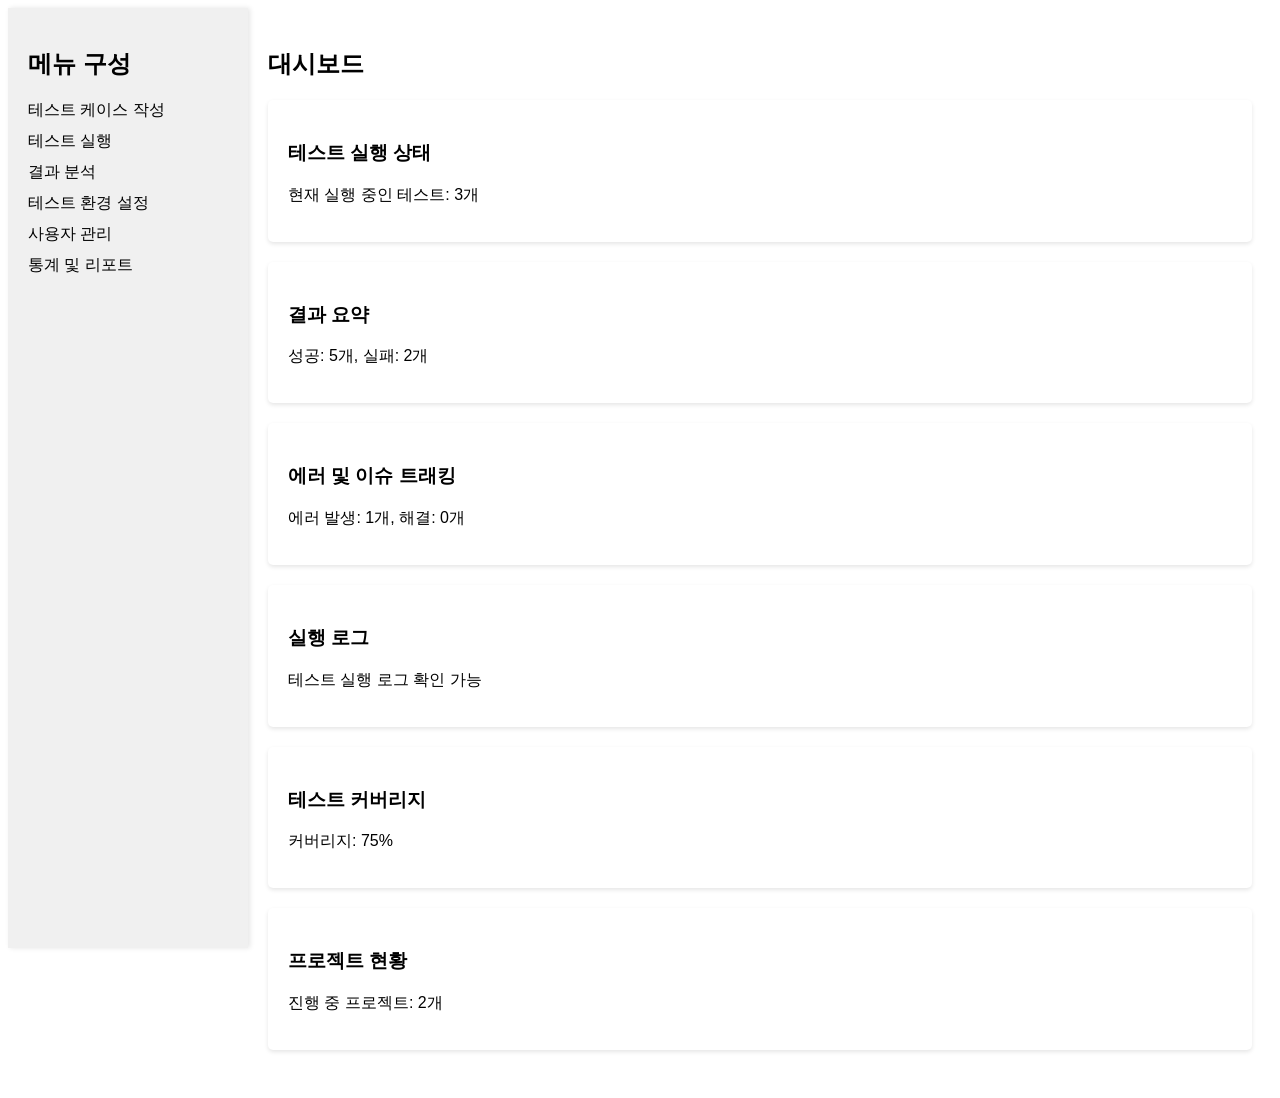
<file: templates/testtest.html>
<!DOCTYPE html>
<html lang="ko">
<head>
    <meta charset="UTF-8">
    <meta name="viewport" content="width=device-width, initial-scale=1.0">
    <title>테스트 케이스 툴</title>
    <style>
        body {
            font-family: Arial, sans-serif;
            display: flex;
        }

        .lnb {
            width: 200px;
            background-color: #f0f0f0;
            padding: 20px;
            height: 100vh;
            box-shadow: 2px 0 5px rgba(0, 0, 0, 0.1);
        }

        .lnb ul {
            list-style-type: none;
            padding: 0;
        }

        .lnb li {
            margin: 10px 0;
        }

        .dashboard {
            flex: 1;
            padding: 20px;
        }

        .dashboard h3 {
            margin-top: 20px;
        }

        .card {
            box-shadow: 0 2px 4px rgba(0, 0, 0, 0.1);
            padding: 20px;
            margin-bottom: 20px;
            background-color: #fff;
            border-radius: 5px;
        }
    </style>
</head>
<body>
<div class="lnb">
    <h2>메뉴 구성</h2>
    <ul>
        <li>테스트 케이스 작성</li>
        <li>테스트 실행</li>
        <li>결과 분석</li>
        <li>테스트 환경 설정</li>
        <li>사용자 관리</li>
        <li>통계 및 리포트</li>
    </ul>
</div>
<div class="dashboard">
    <h2>대시보드</h2>
    <div class="card">
        <h3>테스트 실행 상태</h3>
        <p>현재 실행 중인 테스트: 3개</p>
    </div>
    <div class="card">
        <h3>결과 요약</h3>
        <p>성공: 5개, 실패: 2개</p>
    </div>
    <div class="card">
        <h3>에러 및 이슈 트래킹</h3>
        <p>에러 발생: 1개, 해결: 0개</p>
    </div>
    <div class="card">
        <h3>실행 로그</h3>
        <p>테스트 실행 로그 확인 가능</p>
    </div>
    <div class="card">
        <h3>테스트 커버리지</h3>
        <p>커버리지: 75%</p>
    </div>
    <div class="card">
        <h3>프로젝트 현황</h3>
        <p>진행 중 프로젝트: 2개</p>
    </div>
</div>
</body>
</html>
</file>
